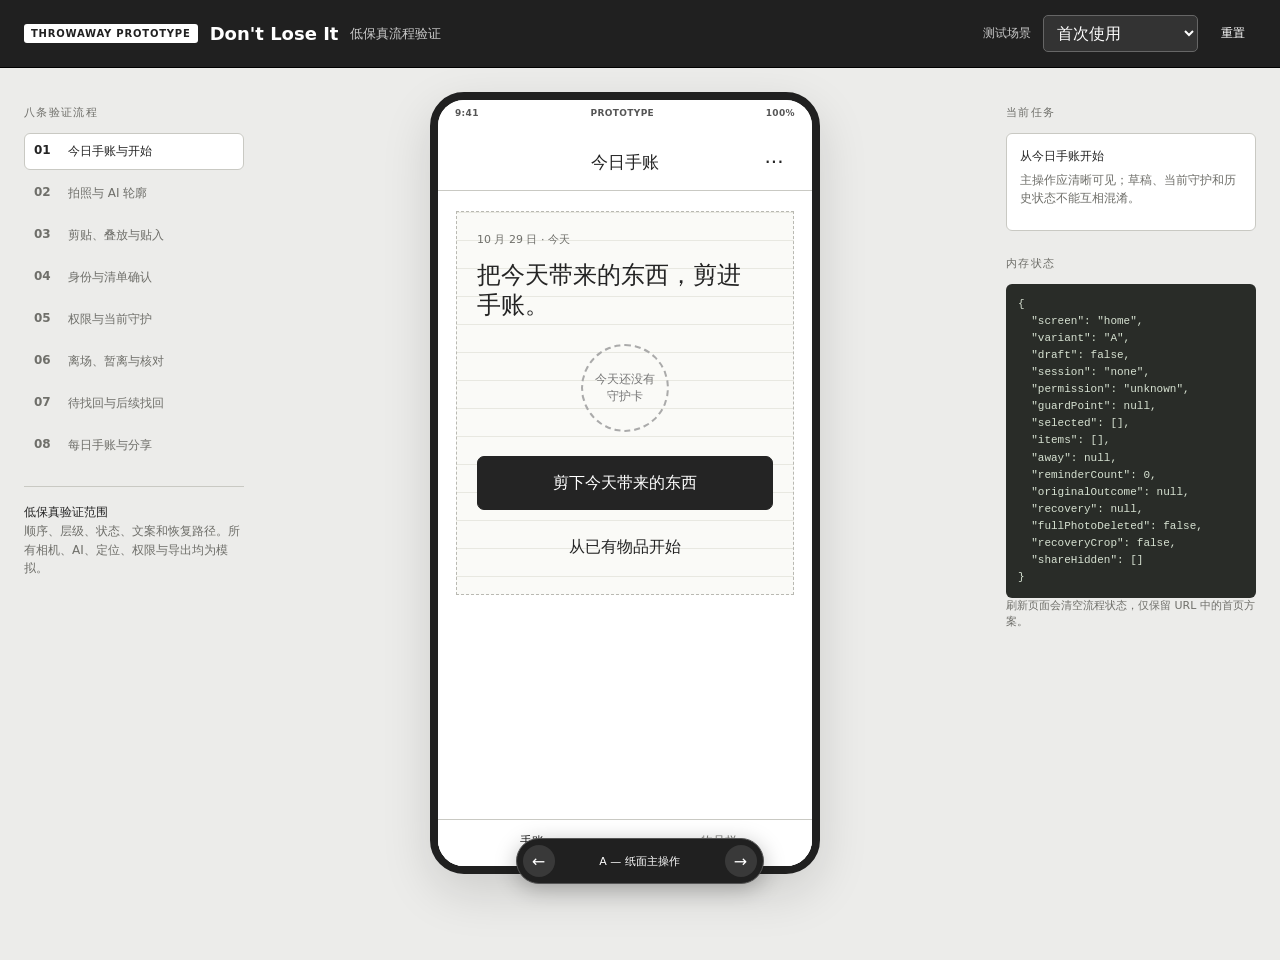
<file: docs/design/low-fidelity-prototype/index.html>
<!doctype html>
<html lang="zh-CN">
<head>
  <meta charset="utf-8">
  <meta name="viewport" content="width=device-width, initial-scale=1">
  <meta name="color-scheme" content="light">
  <title>Don't Lose It — 低保真流程原型</title>
  <link rel="stylesheet" href="styles.css">
</head>
<body>
  <!-- Three Today Journal hierarchy variants, switchable via ?variant=, on a standalone throwaway prototype route. -->
  <header class="prototype-header">
    <div>
      <span class="prototype-kicker">THROWAWAY PROTOTYPE</span>
      <strong>Don't Lose It</strong>
      <span>低保真流程验证</span>
    </div>
    <div class="prototype-actions">
      <label for="scenario">测试场景</label>
      <select id="scenario">
        <option value="fresh">首次使用</option>
        <option value="draft">有一份草稿</option>
        <option value="active">已有当前守护</option>
        <option value="history">历史与待找回</option>
      </select>
      <button class="button button-small button-quiet" data-action="reset">重置</button>
    </div>
  </header>

  <main class="prototype-shell">
    <aside class="flow-sidebar" aria-label="原型流程导航">
      <p class="sidebar-label">八条验证流程</p>
      <nav id="flow-nav"></nav>
      <div class="sidebar-note">
        <strong>低保真验证范围</strong>
        <p>顺序、层级、状态、文案和恢复路径。所有相机、AI、定位、权限与导出均为模拟。</p>
      </div>
    </aside>

    <section class="device-stage" aria-label="iPhone 可点击原型">
      <div class="device">
        <div class="device-status" aria-hidden="true">
          <span>9:41</span><span>PROTOTYPE</span><span>100%</span>
        </div>
        <div id="app" class="app-screen" aria-live="polite"></div>
      </div>
    </section>

    <aside class="state-sidebar">
      <p class="sidebar-label">当前任务</p>
      <div id="task-note" class="task-note"></div>
      <p class="sidebar-label">内存状态</p>
      <pre id="state-inspector"></pre>
      <p class="state-hint">刷新页面会清空流程状态，仅保留 URL 中的首页方案。</p>
    </aside>
  </main>

  <div id="toast" class="toast" role="status" hidden></div>

  <div class="variant-switcher" aria-label="首页方案切换">
    <button data-action="previous-variant" aria-label="上一个首页方案">←</button>
    <span id="variant-label"></span>
    <button data-action="next-variant" aria-label="下一个首页方案">→</button>
  </div>

  <script src="app.js"></script>
</body>
</html>
</file>
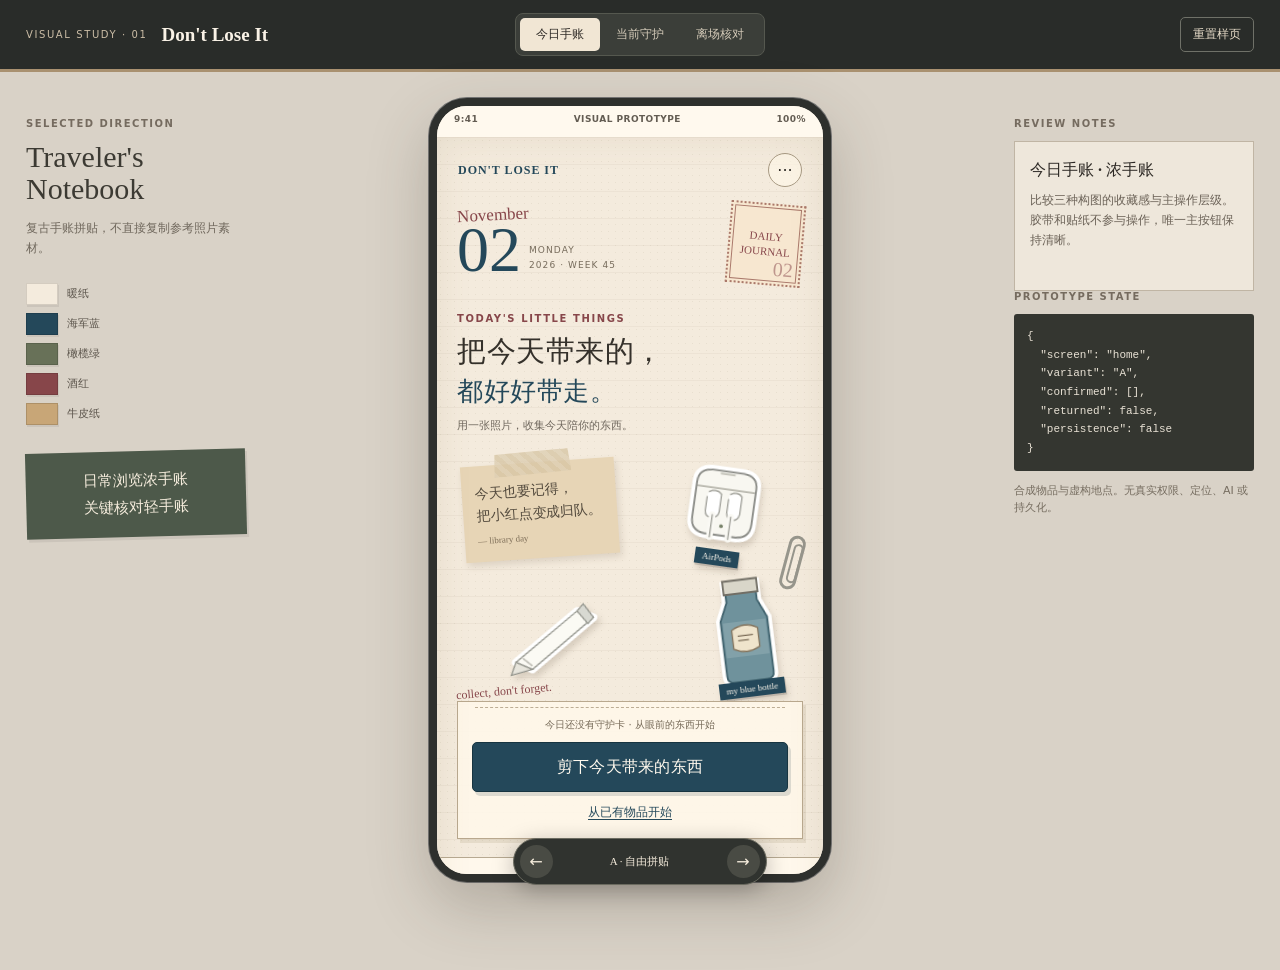
<file: docs/design/visual-direction-prototype/index.html>
<!doctype html>
<html lang="zh-CN">
<head>
  <meta charset="utf-8">
  <meta name="viewport" content="width=device-width, initial-scale=1">
  <meta name="color-scheme" content="light">
  <title>Don't Lose It — 复古手账视觉样页</title>
  <link rel="stylesheet" href="styles.css">
</head>
<body>
  <!-- Three Today Journal compositions in one vintage direction, switchable via ?variant=, on a throwaway visual-study route. -->
  <header class="lab-header">
    <div class="lab-brand"><span>VISUAL STUDY · 01</span><strong>Don't Lose It</strong></div>
    <nav class="sample-nav" aria-label="高保真样页">
      <button data-screen="home" class="active">今日手账</button>
      <button data-screen="guard">当前守护</button>
      <button data-screen="checklist">离场核对</button>
    </nav>
    <button class="lab-reset" data-action="reset">重置样页</button>
  </header>

  <main class="visual-workspace">
    <aside class="reference-panel">
      <p class="panel-kicker">SELECTED DIRECTION</p>
      <h2>Traveler's<br>Notebook</h2>
      <p>复古手账拼贴，不直接复制参考照片素材。</p>
      <div class="swatches" aria-label="视觉色板">
        <span style="--swatch:#f4ebdd">暖纸</span>
        <span style="--swatch:#24485a">海军蓝</span>
        <span style="--swatch:#687158">橄榄绿</span>
        <span style="--swatch:#87464a">酒红</span>
        <span style="--swatch:#c8a677">牛皮纸</span>
      </div>
      <div class="reference-rule">日常浏览浓手账<br>关键核对轻手账</div>
    </aside>

    <section class="phone-stage" aria-label="手机高保真视觉样页">
      <div class="phone">
        <div class="phone-status" aria-hidden="true"><span>9:41</span><span>VISUAL PROTOTYPE</span><span>100%</span></div>
        <div id="app" class="app"></div>
      </div>
    </section>

    <aside class="review-panel">
      <p class="panel-kicker">REVIEW NOTES</p>
      <div id="review-copy"></div>
      <p class="panel-kicker">PROTOTYPE STATE</p>
      <pre id="state-readout"></pre>
      <p class="small-note">合成物品与虚构地点。无真实权限、定位、AI 或持久化。</p>
    </aside>
  </main>

  <div class="variant-switcher" aria-label="首页构图切换">
    <button data-action="previous-variant" aria-label="上一个首页构图">←</button>
    <span id="variant-label"></span>
    <button data-action="next-variant" aria-label="下一个首页构图">→</button>
  </div>

  <script src="app.js"></script>
</body>
</html>
</file>
<file: docs/design/low-fidelity-prototype/styles.css>
:root {
  font-family: Inter, "PingFang SC", "Microsoft YaHei", system-ui, sans-serif;
  color: #242424;
  background: #ececea;
  font-synthesis: none;
  --ink: #242424;
  --muted: #6f6f6a;
  --line: #c9c9c3;
  --paper: #fff;
  --soft: #f5f5f1;
  --accent: #2457d6;
  --accent-soft: #e9efff;
  --warning: #8b4a12;
  --warning-soft: #fff3df;
  --danger: #a43b3b;
}

* { box-sizing: border-box; }
body { margin: 0; min-width: 320px; }
button, input, select { font: inherit; }
button { cursor: pointer; }
button:disabled { cursor: not-allowed; opacity: .42; }
button:focus-visible, input:focus-visible, select:focus-visible {
  outline: 3px solid #8aa8ff;
  outline-offset: 2px;
}

.prototype-header {
  min-height: 68px;
  padding: 12px 24px;
  display: flex;
  align-items: center;
  justify-content: space-between;
  gap: 16px;
  color: #fff;
  background: #202020;
  border-bottom: 1px solid #000;
}
.prototype-header > div { display: flex; align-items: center; gap: 12px; }
.prototype-header strong { font-size: 18px; }
.prototype-header span { font-size: 13px; color: #c9c9c9; }
.prototype-kicker {
  padding: 4px 7px;
  color: #202020 !important;
  background: #fff;
  border-radius: 3px;
  font-size: 10px !important;
  font-weight: 800;
  letter-spacing: .08em;
}
.prototype-actions label { font-size: 12px; color: #c9c9c9; }
.prototype-actions select {
  padding: 7px 28px 7px 9px;
  color: #fff;
  background: #333;
  border: 1px solid #666;
  border-radius: 5px;
}

.prototype-shell {
  display: grid;
  grid-template-columns: 220px minmax(390px, 1fr) 250px;
  gap: 24px;
  max-width: 1280px;
  min-height: calc(100vh - 68px);
  margin: 0 auto;
  padding: 24px 24px 86px;
}
.flow-sidebar, .state-sidebar { padding-top: 12px; }
.sidebar-label {
  margin: 0 0 12px;
  color: var(--muted);
  font-size: 11px;
  font-weight: 800;
  letter-spacing: .12em;
  text-transform: uppercase;
}
#flow-nav { display: grid; gap: 5px; }
.flow-link {
  display: grid;
  grid-template-columns: 26px 1fr;
  gap: 8px;
  width: 100%;
  padding: 9px;
  text-align: left;
  color: var(--muted);
  background: transparent;
  border: 1px solid transparent;
  border-radius: 6px;
  font-size: 12px;
}
.flow-link span:first-child { font-weight: 800; }
.flow-link.active { color: var(--ink); background: #fff; border-color: var(--line); }
.sidebar-note {
  margin-top: 22px;
  padding-top: 16px;
  border-top: 1px solid var(--line);
  font-size: 12px;
  line-height: 1.6;
}
.sidebar-note p { color: var(--muted); }
.task-note {
  min-height: 98px;
  margin-bottom: 24px;
  padding: 13px;
  background: #fff;
  border: 1px solid var(--line);
  border-radius: 6px;
  font-size: 12px;
  line-height: 1.55;
}
.task-note strong { display: block; margin-bottom: 5px; }
.task-note p { margin: 0; color: var(--muted); }
#state-inspector {
  max-height: 430px;
  overflow: auto;
  margin: 0;
  padding: 12px;
  white-space: pre-wrap;
  word-break: break-word;
  color: #d7e2d2;
  background: #292c28;
  border-radius: 6px;
  font: 11px/1.55 ui-monospace, SFMono-Regular, Consolas, monospace;
}
.state-hint { color: var(--muted); font-size: 11px; line-height: 1.5; }

.device-stage { display: flex; justify-content: center; align-items: flex-start; }
.device {
  width: 390px;
  height: min(812px, calc(100vh - 118px));
  min-height: 650px;
  overflow: hidden;
  background: var(--paper);
  border: 8px solid #202020;
  border-radius: 34px;
  box-shadow: 0 18px 50px #0002;
}
.device-status {
  height: 30px;
  padding: 8px 17px 0;
  display: flex;
  justify-content: space-between;
  color: #555;
  background: var(--paper);
  font-size: 9px;
  font-weight: 700;
  letter-spacing: .04em;
}
.app-screen { height: calc(100% - 30px); overflow-y: auto; background: var(--paper); }
.screen { min-height: 100%; display: flex; flex-direction: column; }
.screen-header {
  padding: 16px 18px 12px;
  display: grid;
  grid-template-columns: 36px 1fr 36px;
  align-items: center;
  gap: 8px;
  border-bottom: 1px solid var(--line);
}
.screen-header h1 { margin: 0; text-align: center; font-size: 17px; }
.screen-header .header-action { justify-self: end; }
.header-spacer { width: 32px; }
.icon-button {
  width: 32px;
  height: 32px;
  padding: 0;
  color: var(--ink);
  background: transparent;
  border: 0;
  border-radius: 50%;
  font-size: 20px;
}
.screen-body { flex: 1; padding: 20px 18px; }
.screen-body.flush { padding: 0; }
.screen-footer {
  position: sticky;
  bottom: 0;
  padding: 12px 18px 18px;
  display: grid;
  gap: 8px;
  background: #fff;
  border-top: 1px solid var(--line);
}
.screen-footer .button-row { margin: 0; }

h2, h3, p { margin-top: 0; }
h2 { margin-bottom: 8px; font-size: 24px; line-height: 1.25; }
h3 { margin-bottom: 8px; font-size: 15px; }
p { line-height: 1.55; }
.muted { color: var(--muted); }
.small { font-size: 12px; }
.caption { color: var(--muted); font-size: 11px; line-height: 1.5; }
.section-title { margin: 24px 0 10px; font-size: 13px; }
.stack { display: grid; gap: 12px; }
.button-row { display: flex; gap: 8px; margin-top: 14px; }
.button-row > * { flex: 1; }
.button {
  min-height: 46px;
  padding: 11px 14px;
  color: #fff;
  background: var(--ink);
  border: 1px solid var(--ink);
  border-radius: 7px;
  font-weight: 700;
  line-height: 1.35;
}
.button-secondary { color: var(--ink); background: #fff; border-color: #8b8b86; }
.button-quiet { color: var(--ink); background: transparent; border-color: transparent; }
.button-danger { color: var(--danger); background: #fff; border-color: var(--danger); }
.button-small { min-height: 34px; padding: 6px 10px; font-size: 12px; }
.text-button {
  padding: 5px 0;
  color: var(--accent);
  background: transparent;
  border: 0;
  font-size: 13px;
  font-weight: 700;
}
.full-width { width: 100%; }
.prototype-header .button-quiet { color: #fff; }

.bottom-tabs {
  position: sticky;
  bottom: 0;
  display: grid;
  grid-template-columns: 1fr 1fr;
  background: #fff;
  border-top: 1px solid var(--line);
}
.bottom-tabs button {
  padding: 13px 8px 16px;
  color: var(--muted);
  background: transparent;
  border: 0;
  font-size: 12px;
}
.bottom-tabs button.active { color: var(--ink); font-weight: 800; }

.journal-paper {
  position: relative;
  min-height: 360px;
  padding: 20px;
  background-color: #fafaf7;
  background-image: linear-gradient(#e8e8e1 1px, transparent 1px);
  background-size: 100% 28px;
  border: 1px dashed #b9b9b2;
}
.journal-paper h2 { max-width: 280px; }
.empty-mark {
  width: 88px;
  height: 88px;
  margin: 24px auto;
  display: grid;
  place-items: center;
  color: #777;
  border: 2px dashed #aaa;
  border-radius: 50%;
  font-size: 12px;
  text-align: center;
}
.home-actions { display: grid; gap: 10px; margin-top: 18px; }
.home-actions .button { min-height: 54px; }
.draft-banner, .notice {
  padding: 12px;
  background: var(--soft);
  border: 1px solid var(--line);
  border-radius: 6px;
  font-size: 12px;
  line-height: 1.5;
}
.draft-banner { margin-bottom: 14px; border-style: dashed; }
.draft-banner strong { display: block; margin-bottom: 4px; }
.notice.warning { color: var(--warning); background: var(--warning-soft); border-color: #dec69e; }
.notice.privacy { color: #444; background: #f4f6f8; }
.notice > strong { display: block; margin-bottom: 4px; }
.inline-actions { display: flex; gap: 12px; margin-top: 8px; }

.home-variant-b .journal-paper { min-height: 250px; }
.home-variant-b .home-actions { margin-top: 12px; }
.home-variant-b .button { position: sticky; bottom: 60px; }
.recent-strip { display: flex; gap: 8px; overflow: hidden; margin: 14px 0; }
.recent-chip {
  min-width: 92px;
  padding: 10px;
  background: #fff;
  border: 1px solid var(--line);
  border-radius: 5px;
  font-size: 11px;
  text-align: center;
}
.step-list { margin: 18px 0; padding: 0; list-style: none; counter-reset: steps; }
.step-list li { display: flex; gap: 12px; margin: 14px 0; color: var(--muted); font-size: 13px; }
.step-list li::before {
  counter-increment: steps;
  content: counter(steps);
  width: 24px;
  height: 24px;
  flex: 0 0 24px;
  display: grid;
  place-items: center;
  color: var(--ink);
  border: 1px solid var(--ink);
  border-radius: 50%;
  font-weight: 800;
}

.camera-view {
  position: relative;
  height: 440px;
  overflow: hidden;
  background: #deded9;
}
.table-grid {
  position: absolute;
  inset: 0;
  background-image: linear-gradient(30deg, #00000005 12%, transparent 12.5%, transparent 87%, #00000005 87.5%);
  background-size: 36px 62px;
}
.camera-guide {
  position: absolute;
  inset: 22px;
  border: 1px dashed #777;
  border-radius: 12px;
  pointer-events: none;
}
.camera-guide::after {
  content: "让所有物品完整入镜";
  position: absolute;
  bottom: 10px;
  left: 50%;
  transform: translateX(-50%);
  width: max-content;
  padding: 5px 8px;
  color: #fff;
  background: #000a;
  border-radius: 4px;
  font-size: 11px;
}
.table-item { position: absolute; width: 88px; text-align: center; }
.table-item .item-art { margin: auto; }
.table-item span { display: block; margin-top: 4px; font-size: 10px; }
.table-item.item-airpods { top: 90px; left: 48px; }
.table-item.item-pencil { top: 76px; right: 48px; }
.table-item.item-bottle { bottom: 98px; left: 58px; }
.table-item.item-notebook { right: 42px; bottom: 92px; }
.table-item.selectable { padding: 7px; background: transparent; border: 1px dashed transparent; border-radius: 9px; }
.table-item.selectable.selected { background: #ffffffa8; border-color: var(--accent); }
.table-item.selectable.selected::after {
  content: "已剪下";
  position: absolute;
  top: -10px;
  right: -8px;
  padding: 3px 5px;
  color: #fff;
  background: var(--accent);
  border-radius: 3px;
  font-size: 9px;
}
.item-art { width: 68px; height: 68px; display: grid; place-items: center; }
.item-art svg { width: 100%; height: 100%; overflow: visible; }
.sticker .item-art { filter: drop-shadow(0 0 2px #fff) drop-shadow(0 0 2px #fff) drop-shadow(0 2px 2px #0002); }
.sticker-stack { display: flex; align-items: center; min-height: 92px; padding: 10px 18px; }
.sticker-stack .sticker { width: 64px; margin-right: -15px; transform: rotate(-4deg); }
.sticker-stack .sticker:nth-child(even) { transform: rotate(5deg); }
.name-label {
  display: inline-grid;
  place-items: center;
  min-width: 62px;
  min-height: 42px;
  padding: 8px;
  background: #fffef3;
  border: 1px solid #a7a497;
  box-shadow: 1px 2px 0 #0001;
  font-family: "Comic Sans MS", "KaiTi", cursive;
  font-size: 11px;
  transform: rotate(-2deg);
}
.shutter {
  width: 62px;
  height: 62px;
  margin: 12px auto;
  background: #fff;
  border: 4px solid #333;
  border-radius: 50%;
  box-shadow: inset 0 0 0 3px #fff, inset 0 0 0 5px #333;
}
.processing-panel { flex: 1; display: grid; place-content: center; padding: 32px; text-align: center; }
.processing-outline {
  width: 140px;
  height: 140px;
  margin: 0 auto 24px;
  border: 2px dashed #777;
  border-radius: 48% 52% 43% 57%;
  animation: scan 1.2s linear infinite;
}
@keyframes scan { to { transform: rotate(360deg); } }

.selection-summary {
  display: flex;
  align-items: center;
  justify-content: space-between;
  gap: 8px;
  padding: 12px 18px;
  border-top: 1px solid var(--line);
  border-bottom: 1px solid var(--line);
  font-size: 12px;
}
.selection-summary strong { font-size: 15px; }

.card {
  padding: 14px;
  background: #fff;
  border: 1px solid var(--line);
  border-radius: 7px;
}
.item-row {
  display: grid;
  grid-template-columns: 58px 1fr auto;
  align-items: center;
  gap: 10px;
  padding: 12px 0;
  border-bottom: 1px solid #e4e4df;
}
.item-row:last-child { border-bottom: 0; }
.item-row .item-art { width: 52px; height: 52px; }
.item-row strong { display: block; font-size: 13px; }
.item-row small { color: var(--muted); font-size: 10px; }
.item-row input[type="text"] { width: 100%; min-width: 0; }
.text-input {
  min-height: 40px;
  padding: 8px 10px;
  color: var(--ink);
  background: #fff;
  border: 1px solid #999;
  border-radius: 5px;
}
input[type="checkbox"], input[type="radio"] { width: 18px; height: 18px; accent-color: var(--accent); }
.check-line { display: flex; align-items: center; gap: 8px; font-size: 12px; }
.switch-label { display: flex; align-items: center; gap: 5px; white-space: nowrap; font-size: 11px; }
.candidate-list { display: grid; gap: 8px; margin-top: 10px; }
.candidate {
  display: flex;
  align-items: center;
  gap: 8px;
  padding: 10px;
  text-align: left;
  background: #fff;
  border: 1px solid var(--line);
  border-radius: 5px;
  font-size: 12px;
}
.candidate.selected { border: 2px solid var(--accent); background: var(--accent-soft); }

.permission-graphic {
  width: 110px;
  height: 110px;
  margin: 8px auto 24px;
  display: grid;
  place-items: center;
  border: 2px solid #777;
  border-radius: 50%;
  font-size: 13px;
  text-align: center;
}
.system-sheet {
  margin: auto 14px;
  padding: 20px 16px 14px;
  text-align: center;
  background: #f7f7f7;
  border: 1px solid #aaa;
  border-radius: 14px;
  box-shadow: 0 12px 36px #0002;
}
.system-sheet h2 { font-size: 19px; }
.system-sheet .button-row { border-top: 1px solid var(--line); }
.system-sheet .button { color: var(--accent); background: transparent; border: 0; font-weight: 500; }

.guard-hero { padding: 24px 0; text-align: center; }
.guard-status {
  width: 112px;
  height: 112px;
  margin: 0 auto 16px;
  display: grid;
  place-items: center;
  color: var(--accent);
  background: var(--accent-soft);
  border: 2px solid var(--accent);
  border-radius: 50%;
  font-size: 15px;
  font-weight: 800;
}
.guard-status.paused { color: var(--warning); background: var(--warning-soft); border-color: var(--warning); }
.guard-meta { display: grid; grid-template-columns: 1fr 1fr; gap: 8px; margin: 16px 0; }
.guard-meta > div { padding: 12px; background: var(--soft); border-radius: 5px; }
.guard-meta strong { display: block; margin-top: 4px; font-size: 13px; }
.prototype-control {
  margin-top: 16px;
  padding: 10px;
  border: 1px dashed #999;
  border-radius: 5px;
}
.prototype-control .caption { display: block; margin-bottom: 7px; }

.notification {
  margin: 20px 0;
  padding: 15px;
  background: #f4f4f4;
  border: 1px solid #b7b7b7;
  border-radius: 16px;
  box-shadow: 0 5px 16px #0001;
}
.notification-head { display: flex; justify-content: space-between; color: var(--muted); font-size: 10px; }
.notification h3 { margin: 12px 0 6px; font-size: 16px; }
.notification-items { display: flex; gap: 4px; margin: 10px 0; }
.notification-items .item-art { width: 46px; height: 46px; }
.duration-options { display: grid; grid-template-columns: repeat(3, 1fr); gap: 8px; margin: 20px 0; }
.duration-options button { min-height: 72px; }
.duration-options strong { display: block; font-size: 20px; }

.check-row {
  display: grid;
  grid-template-columns: 48px 1fr;
  gap: 10px;
  padding: 14px 0;
  border-bottom: 1px solid var(--line);
}
.check-row .item-art { width: 46px; height: 46px; }
.check-row-head { display: flex; align-items: center; justify-content: space-between; gap: 8px; }
.check-row-head strong { font-size: 13px; }
.important-badge, .status-badge {
  display: inline-block;
  padding: 2px 5px;
  color: #fff;
  background: #555;
  border-radius: 3px;
  font-size: 9px;
  font-weight: 700;
}
.status-badge { color: var(--ink); background: #e5e5df; }
.status-badge.missing { color: var(--danger); background: #f9e8e8; }
.check-actions { display: flex; gap: 6px; margin-top: 9px; }
.check-actions .button { flex: 1; }
.confirmed-label { color: #37673c; font-size: 12px; font-weight: 800; }

.stamp {
  width: 140px;
  height: 140px;
  margin: 18px auto 26px;
  display: grid;
  place-items: center;
  color: var(--accent);
  border: 5px double var(--accent);
  border-radius: 50%;
  font-size: 22px;
  font-weight: 900;
  text-align: center;
  transform: rotate(-8deg);
}
.stamp.recovery { color: #5c527d; border-color: #5c527d; }
.evidence-photo {
  position: relative;
  height: 250px;
  margin-bottom: 16px;
  background: #deded9;
  border: 1px solid var(--line);
}
.evidence-photo .table-item { transform: scale(1.2); }
.evidence-highlight {
  position: absolute;
  top: 70px;
  left: 45px;
  width: 105px;
  height: 105px;
  border: 3px solid var(--accent);
  border-radius: 50%;
}
.evidence-highlight span {
  position: absolute;
  top: -26px;
  left: 0;
  width: max-content;
  padding: 3px 6px;
  color: #fff;
  background: var(--accent);
  font-size: 10px;
}
.history-card { margin-bottom: 12px; padding: 14px; border: 1px solid var(--line); border-radius: 7px; }
.history-card-head { display: flex; align-items: flex-start; justify-content: space-between; gap: 10px; }
.history-card h3 { margin: 0; }
.history-stickers { display: flex; margin: 12px 0; }
.history-stickers .item-art { width: 48px; height: 48px; margin-right: -7px; }
.mini-stamp { padding: 6px; color: var(--accent); border: 2px solid var(--accent); border-radius: 50%; font-size: 9px; font-weight: 800; transform: rotate(-8deg); }

.share-card {
  width: 250px;
  min-height: 410px;
  margin: 0 auto 18px;
  padding: 22px 18px;
  background-color: #fafaf7;
  background-image: linear-gradient(#e8e8e1 1px, transparent 1px);
  background-size: 100% 26px;
  border: 1px solid #aaa;
  box-shadow: 3px 5px 0 #ddd;
}
.share-card h2 { font-size: 22px; }
.share-card .share-items { display: flex; flex-wrap: wrap; justify-content: center; gap: 6px; margin: 30px 0; }
.share-item { width: 76px; padding: 5px; text-align: center; background: transparent; border: 1px dashed transparent; border-radius: 5px; }
.share-item.hidden-item { opacity: .28; border-color: var(--danger); }
.share-item .item-art { width: 54px; height: 54px; margin: auto; }
.share-item span { display: block; font-size: 9px; }
.share-item .name-label { min-width: 52px; min-height: 36px; }
.share-privacy { padding-top: 14px; border-top: 1px solid #bbb; font-size: 10px; color: var(--muted); }

.toast {
  position: fixed;
  top: 82px;
  left: 50%;
  z-index: 20;
  transform: translateX(-50%);
  max-width: min(420px, calc(100vw - 32px));
  padding: 11px 16px;
  color: #fff;
  background: #202020;
  border-radius: 6px;
  box-shadow: 0 5px 20px #0003;
  font-size: 12px;
}
.variant-switcher {
  position: fixed;
  bottom: 16px;
  left: 50%;
  z-index: 15;
  transform: translateX(-50%);
  display: flex;
  align-items: center;
  gap: 10px;
  padding: 6px;
  color: #fff;
  background: #202020;
  border: 1px solid #555;
  border-radius: 999px;
  box-shadow: 0 5px 22px #0004;
}
.variant-switcher button {
  width: 32px;
  height: 32px;
  color: #fff;
  background: #393939;
  border: 0;
  border-radius: 50%;
}
.variant-switcher span { min-width: 150px; text-align: center; font-size: 11px; }

@media (max-width: 1050px) {
  .prototype-shell { grid-template-columns: 180px minmax(390px, 1fr); }
  .state-sidebar { display: none; }
}
@media (max-width: 720px) {
  .prototype-header { padding: 10px 14px; }
  .prototype-header > div:first-child span:not(.prototype-kicker), .prototype-actions label { display: none; }
  .prototype-header strong { font-size: 14px; }
  .prototype-kicker { font-size: 8px !important; }
  .prototype-shell { display: block; min-height: auto; padding: 0 0 74px; }
  .flow-sidebar { display: none; }
  .device-stage { display: block; }
  .device { width: 100%; height: calc(100vh - 62px); min-height: 620px; border: 0; border-radius: 0; box-shadow: none; }
  .variant-switcher { bottom: 10px; }
}
@media (prefers-reduced-motion: reduce) {
  *, *::before, *::after { animation: none !important; transition: none !important; scroll-behavior: auto !important; }
}
</file>
<file: docs/design/visual-direction-prototype/styles.css>
:root {
  font-family: Inter, "PingFang SC", "Microsoft YaHei", system-ui, sans-serif;
  color: #2d2925;
  background: #d9d2c7;
  font-synthesis: none;
  --paper: #f4ebdd;
  --paper-light: #fff9ee;
  --ink: #2d2925;
  --muted: #6f675d;
  --navy: #24485a;
  --olive: #687158;
  --wine: #87464a;
  --kraft: #c8a677;
  --tape: #d8c6a5;
  --hand: "Segoe Print", "Bradley Hand", "KaiTi", cursive;
  --serif: Georgia, "Songti SC", "SimSun", serif;
}

* { box-sizing: border-box; }
body { margin: 0; min-width: 320px; }
button { font: inherit; cursor: pointer; }
button:disabled { cursor: not-allowed; }
button:focus-visible { outline: 3px solid #b25d45; outline-offset: 3px; }

.lab-header {
  min-height: 72px;
  padding: 12px 26px;
  display: grid;
  grid-template-columns: 1fr auto 1fr;
  align-items: center;
  gap: 20px;
  color: #f9f2e6;
  background: #292c29;
  border-bottom: 3px solid #a99170;
}
.lab-brand { display: flex; align-items: center; gap: 14px; }
.lab-brand span { color: #cbbda6; font-size: 10px; letter-spacing: .16em; }
.lab-brand strong { font-family: var(--serif); font-size: 19px; }
.sample-nav { display: flex; padding: 4px; background: #3b3e39; border: 1px solid #55584f; border-radius: 8px; }
.sample-nav button {
  padding: 8px 16px;
  color: #d5cbb9;
  background: transparent;
  border: 0;
  border-radius: 5px;
  font-size: 12px;
}
.sample-nav button.active { color: #2d2925; background: #f1e6d4; font-weight: 700; }
.lab-reset { justify-self: end; padding: 8px 12px; color: #e6dbc8; background: transparent; border: 1px solid #6f7168; border-radius: 5px; font-size: 12px; }

.visual-workspace {
  display: grid;
  grid-template-columns: 220px minmax(420px, 1fr) 240px;
  gap: 26px;
  max-width: 1280px;
  min-height: calc(100vh - 72px);
  margin: auto;
  padding: 26px 26px 88px;
}
.reference-panel, .review-panel { padding-top: 20px; }
.panel-kicker { margin: 0 0 12px; color: #756b5f; font-size: 10px; font-weight: 800; letter-spacing: .15em; }
.reference-panel h2 { margin: 0 0 14px; font: 30px/1.05 var(--serif); color: #3c3a33; }
.reference-panel > p:not(.panel-kicker) { color: #70685d; font-size: 12px; line-height: 1.7; }
.swatches { display: grid; gap: 8px; margin: 24px 0; }
.swatches span { display: flex; align-items: center; gap: 9px; color: #5d564d; font-size: 11px; }
.swatches span::before { content: ""; width: 30px; height: 20px; background: var(--swatch); border: 1px solid #0002; box-shadow: 1px 2px 0 #0001; }
.reference-rule { margin-top: 26px; padding: 16px 12px; color: #f6eddd; background: #4d594a; font: 15px/1.8 var(--hand); text-align: center; transform: rotate(-1.5deg); box-shadow: 2px 3px 0 #0001; }
.review-panel #review-copy { min-height: 150px; padding: 15px; background: #eee7db; border: 1px solid #c0b5a4; font-size: 12px; line-height: 1.65; }
.review-panel #review-copy strong { display: block; margin-bottom: 8px; font-family: var(--serif); font-size: 16px; }
.review-panel #review-copy p { margin: 0; color: #6b6257; }
#state-readout { padding: 13px; white-space: pre-wrap; color: #e9e2d5; background: #343630; border-radius: 3px; font: 11px/1.7 ui-monospace, Consolas, monospace; }
.small-note { color: #766d60; font-size: 11px; line-height: 1.6; }

.phone-stage { display: flex; justify-content: center; align-items: flex-start; }
.phone {
  width: 402px;
  height: min(824px, calc(100vh - 116px));
  min-height: 680px;
  overflow: hidden;
  background: var(--paper);
  border: 8px solid #2e302d;
  border-radius: 38px;
  box-shadow: 0 24px 60px #3f362b40, 0 0 0 1px #777;
}
.phone-status { height: 31px; padding: 8px 17px 0; display: flex; justify-content: space-between; color: #635c52; background: var(--paper-light); font-size: 9px; font-weight: 700; letter-spacing: .05em; }
.app { height: calc(100% - 31px); overflow-y: auto; background: var(--paper); }
.screen { position: relative; min-height: 100%; display: flex; flex-direction: column; overflow: hidden; background-color: var(--paper); background-image: linear-gradient(#8b7f6912 1px, transparent 1px), radial-gradient(#9c8b7020 .7px, transparent .8px); background-size: 100% 27px, 7px 7px; }
.screen::after { content: ""; position: absolute; inset: 0; z-index: 20; pointer-events: none; box-shadow: inset 0 0 35px #806c4820; }

.app-header { position: relative; z-index: 3; padding: 16px 21px 8px; display: flex; align-items: center; justify-content: space-between; }
.app-brand { color: var(--navy); font: 700 12px var(--serif); letter-spacing: .08em; }
.app-header button { width: 34px; height: 34px; color: var(--ink); background: #fff7e8a8; border: 1px solid #a89a83; border-radius: 50%; }
.app-title { font: 700 18px var(--serif); }

.tape { position: absolute; z-index: 4; width: 88px; height: 25px; background-color: #d8c6a5c9; background-image: repeating-linear-gradient(45deg, #fff2 0 5px, transparent 5px 10px); box-shadow: 0 1px 2px #0001; clip-path: polygon(3% 8%, 97% 0, 100% 89%, 1% 100%); }
.tape-navy { background-color: #6d8c96b5; background-image: repeating-linear-gradient(90deg, #fff2 0 2px, transparent 2px 7px); }
.tape-wine { background-color: #a76a68a6; }
.hand { font-family: var(--hand); }
.serif { font-family: var(--serif); }
.eyebrow { color: var(--wine); font-size: 10px; font-weight: 800; letter-spacing: .16em; text-transform: uppercase; }
.primary-button, .secondary-button {
  min-height: 50px;
  padding: 13px 17px;
  border-radius: 5px;
  font-weight: 750;
  letter-spacing: .02em;
}
.primary-button { color: #fff9ee; background: var(--navy); border: 1px solid #173440; box-shadow: 3px 4px 0 #17344025; }
.primary-button:active { transform: translate(1px, 1px); box-shadow: 1px 2px 0 #17344025; }
.primary-button:disabled { color: #e5ddd0; background: #8a887d; border-color: #77766d; box-shadow: none; }
.secondary-button { color: var(--navy); background: #fff9eee0; border: 1px solid #8d9b9c; }
.text-button { padding: 7px; color: var(--navy); background: transparent; border: 0; font-size: 12px; text-decoration: underline; text-underline-offset: 3px; }
.bottom-tabs { position: sticky; bottom: 0; z-index: 10; display: grid; grid-template-columns: 1fr 1fr; margin-top: auto; background: #fff8ec; border-top: 1px solid #b7a991; }
.bottom-tabs button { padding: 13px 8px 15px; color: #82786a; background: transparent; border: 0; font-size: 11px; }
.bottom-tabs button.active { color: var(--navy); font-weight: 800; }
.bottom-tabs span { display: block; margin-bottom: 3px; font: 15px var(--serif); }

.journal-page { flex: 1; position: relative; padding: 8px 20px 18px; }
.date-lockup { position: relative; z-index: 2; display: flex; align-items: flex-start; justify-content: space-between; }
.date-main { display: grid; grid-template-columns: auto auto; align-items: end; column-gap: 8px; }
.date-month { grid-column: 1 / 3; color: var(--wine); font: 17px var(--hand); transform: rotate(-3deg); }
.date-day { font: 64px/.85 var(--serif); color: var(--navy); }
.date-meta { padding-bottom: 4px; color: #766b5b; font-size: 9px; line-height: 1.7; letter-spacing: .12em; }
.postage { position: relative; width: 75px; height: 82px; display: grid; place-content: center; color: var(--wine); background: #f7e7d0; border: 2px dotted #aa796b; outline: 1px solid #aa796b; outline-offset: -5px; text-align: center; font: 11px/1.4 var(--serif); transform: rotate(5deg); }
.postage::after { content: "02"; position: absolute; right: 6px; bottom: 3px; font: 20px var(--serif); opacity: .5; }
.journal-title { position: relative; z-index: 2; margin: 22px 0 8px; }
.journal-title h1 { margin: 6px 0 8px; color: #35312b; font: 29px/1.35 var(--serif); letter-spacing: .02em; }
.journal-title em { color: var(--navy); font-family: var(--hand); font-size: 26px; font-style: normal; }
.journal-title p { margin: 0; color: var(--muted); font-size: 11px; }

.collage { position: relative; height: clamp(190px, 29vh, 260px); margin: 8px -5px 0; }
.collage-note { position: absolute; left: 11px; top: 21px; width: 154px; padding: 16px 13px; color: #534a3d; background: #e7d5b6; box-shadow: 2px 4px 7px #59442c26; font: 14px/1.65 var(--hand); transform: rotate(-4deg); }
.collage-note .tape { left: 33px; top: -12px; width: 78px; }
.collage-note small { display: block; margin-top: 8px; color: #7d6d57; font: 9px var(--hand); }
.item-sticker { position: absolute; z-index: 3; display: grid; place-items: center; filter: drop-shadow(2px 5px 3px #4e3c292c); }
.item-sticker svg { width: 100%; height: 100%; overflow: visible; }
.item-sticker .sticker-label { position: absolute; bottom: -5px; padding: 3px 7px; color: #fff9ee; background: var(--navy); font: 9px var(--hand); white-space: nowrap; box-shadow: 1px 2px 0 #0002; }
.sticker-airpods { right: 28px; top: 8px; width: 112px; height: 112px; transform: rotate(8deg); }
.sticker-bottle { right: 18px; bottom: 9px; width: 90px; height: 126px; transform: rotate(-7deg); }
.sticker-pencil { left: 41px; bottom: 17px; width: 123px; height: 80px; transform: rotate(-16deg); }
.paper-clip { position: absolute; right: 7px; top: 94px; width: 17px; height: 55px; border: 3px solid #797a72; border-radius: 9px; transform: rotate(15deg); opacity: .75; }
.paper-clip::after { content: ""; position: absolute; left: 3px; top: 5px; width: 6px; height: 36px; border: 2px solid #797a72; border-radius: 5px; }
.pencil-note { position: absolute; left: 4px; bottom: 2px; color: var(--wine); font: 12px var(--hand); transform: rotate(-5deg); }

.start-strip { position: relative; z-index: 5; padding: 14px 14px 10px; background: #fff8eae8; border: 1px solid #b9a88e; box-shadow: 3px 4px 0 #9a88682b; }
.start-strip::before { content: ""; position: absolute; left: 17px; right: 17px; top: 5px; border-top: 1px dashed #bdad94; }
.start-strip .caption { display: block; margin: 2px 0 10px; color: #756957; font-size: 10px; text-align: center; }
.start-strip .primary-button { width: 100%; }
.start-strip .text-button { display: block; margin: 5px auto 0; }

.editorial-page { padding-top: 13px; }
.editorial-mast { display: grid; grid-template-columns: 72px 1fr; gap: 15px; border-top: 2px solid var(--navy); border-bottom: 1px solid #9b8e79; padding: 14px 0 12px; }
.editorial-date { color: var(--navy); font: 45px/.9 var(--serif); border-right: 1px solid #a5967e; }
.editorial-date small { display: block; margin-top: 8px; font: 9px/1.6 sans-serif; letter-spacing: .1em; }
.editorial-mast h1 { margin: 0; font: 25px/1.3 var(--serif); }
.editorial-mast p { margin: 6px 0 0; color: var(--muted); font-size: 10px; }
.editorial-grid { display: grid; grid-template-columns: 1fr 1fr; gap: 10px; margin: 16px 0; }
.editorial-card { position: relative; height: clamp(100px, 16vh, 130px); display: grid; place-items: center; background: #f9f1e4; border: 1px solid #c0b197; }
.editorial-card:nth-child(2) { background: #e5d5b9; }
.editorial-card:nth-child(3) { background: #e3e5dc; }
.editorial-card svg { width: 86px; height: 86px; filter: drop-shadow(1px 3px 2px #0002); }
.editorial-card span { position: absolute; left: 7px; bottom: 6px; color: #625747; font: 10px var(--hand); }
.editorial-note { margin: 0 0 14px; color: var(--wine); font: 12px/1.6 var(--hand); text-align: right; }

.spread-page { padding: 10px 14px 18px; }
.spread { position: relative; display: grid; grid-template-columns: 1fr 1fr; min-height: clamp(370px, 55vh, 480px); background: #fff7e9; box-shadow: 2px 4px 10px #5f4b3030; }
.spread::after { content: ""; position: absolute; left: 50%; top: 0; bottom: 0; width: 12px; transform: translateX(-50%); background: linear-gradient(90deg, #6c594c18, #fff8e855, #6c594c18); }
.spread-left, .spread-right { position: relative; padding: 18px 13px; }
.spread-left { border-right: 1px solid #b9a990; }
.spread-right h1 { margin: 12px 0; font: 22px/1.35 var(--serif); }
.spread-right .hand { color: var(--wine); font-size: 12px; }
.spread-date { color: var(--navy); font: 42px var(--serif); }
.spread-left p { color: #746857; font-size: 10px; line-height: 1.7; }
.spread-left .mini-stamp { margin: 30px auto; }
.spread-stickers { position: relative; height: 245px; }
.spread-stickers .item-sticker svg { width: 85px; height: 85px; }
.spread-stickers .sticker-airpods { right: 0; }
.spread-stickers .sticker-bottle { right: 3px; bottom: 0; }
.spread-stickers .sticker-pencil { left: -7px; bottom: 28px; }
.spread-cta { margin-top: 14px; }
.spread-cta .primary-button, .spread-cta .text-button { width: 100%; }

.mini-stamp { width: 82px; height: 82px; display: grid; place-content: center; color: var(--wine); border: 3px double var(--wine); border-radius: 50%; text-align: center; font: 13px/1.3 var(--serif); transform: rotate(-10deg); opacity: .85; }

.guard-screen { background-color: #f2ecdf; }
.light-page { flex: 1; padding: 10px 21px 20px; }
.guard-heading { position: relative; padding: 15px 0 10px; border-bottom: 1px solid #a99b84; }
.guard-heading h1 { margin: 7px 0 4px; font: 31px var(--serif); color: var(--navy); }
.guard-heading p { margin: 0; color: var(--muted); font-size: 11px; }
.guard-heading .mini-stamp { position: absolute; right: 3px; top: 16px; width: 76px; height: 76px; color: var(--olive); border-color: var(--olive); font-family: var(--hand); }
.ticket { position: relative; margin: 20px 0 16px; padding: 17px 16px; display: grid; grid-template-columns: 1fr 1fr; gap: 12px; background: #fff8ea; border: 1px solid #aa9a7e; box-shadow: 2px 3px 0 #9a876529; }
.ticket::before, .ticket::after { content: ""; position: absolute; top: 50%; width: 14px; height: 14px; background: var(--paper); border: 1px solid #aa9a7e; border-radius: 50%; transform: translateY(-50%); }
.ticket::before { left: -8px; }
.ticket::after { right: -8px; }
.ticket .tape { left: 36%; top: -12px; }
.ticket span { display: block; margin-bottom: 5px; color: #807461; font-size: 9px; letter-spacing: .1em; }
.ticket strong { color: #3f3a32; font: 14px var(--serif); }
.guard-items { padding: 15px 14px 8px; background: #f9f2e5; border: 1px solid #c1b298; }
.guard-items-head { display: flex; justify-content: space-between; align-items: center; border-bottom: 1px dashed #b3a489; padding-bottom: 9px; }
.guard-items-head h2 { margin: 0; font: 17px var(--serif); }
.guard-items-head button { color: var(--navy); background: transparent; border: 0; font-size: 11px; }
.guard-item { display: grid; grid-template-columns: 54px 1fr auto; align-items: center; gap: 10px; padding: 9px 0; border-bottom: 1px solid #ded3c0; }
.guard-item:last-child { border-bottom: 0; }
.guard-item svg { width: 50px; height: 50px; filter: drop-shadow(1px 2px 1px #0002); }
.guard-item strong { display: block; font-size: 12px; }
.guard-item small { color: var(--muted); font-size: 9px; }
.important-label { padding: 3px 6px; color: var(--wine); border: 1px solid var(--wine); font: 9px var(--hand); transform: rotate(-2deg); }
.guard-actions { display: grid; gap: 9px; margin-top: 17px; }
.privacy-note { margin: 13px 0 0; color: #736a5c; font-size: 10px; line-height: 1.6; text-align: center; }

.checklist-screen { background-color: #f7f1e6; background-image: linear-gradient(#9e917514 1px, transparent 1px); background-size: 100% 29px; }
.check-heading { padding: 13px 0 12px; }
.check-heading h1 { margin: 5px 0 6px; color: var(--navy); font: 30px var(--serif); }
.check-heading p { margin: 0; color: var(--muted); font-size: 11px; }
.complete-banner { display: flex; align-items: center; justify-content: space-between; margin-bottom: 13px; padding: 11px 12px; color: #fff9ee; background: var(--navy); border-radius: 3px; }
.complete-banner strong { font: 16px var(--serif); }
.complete-banner span { font-size: 10px; }
.bulk-check { width: 100%; margin-bottom: 7px; }
.bulk-note { margin: 5px 0 12px; color: #73695b; font-size: 10px; text-align: center; }
.check-list { background: #fffaf0; border: 1px solid #b6a88f; box-shadow: 2px 3px 0 #8f7c5b1f; }
.check-item { display: grid; grid-template-columns: 53px 1fr auto; align-items: center; gap: 10px; min-height: 78px; padding: 10px 12px; border-bottom: 1px solid #d6c9b3; }
.check-item:last-child { border-bottom: 0; }
.check-item svg { width: 49px; height: 49px; }
.check-item strong { display: block; font-size: 13px; }
.check-item small { color: var(--muted); font-size: 9px; }
.check-toggle { width: 34px; height: 34px; display: grid; place-items: center; color: #fff; background: transparent; border: 2px solid #9a8c76; border-radius: 50%; font-size: 18px; }
.check-item.confirmed { background: #edf0e6; }
.check-item.confirmed .check-toggle { background: var(--olive); border-color: var(--olive); }
.check-item.confirmed strong { text-decoration: line-through; text-decoration-color: #8b927c; }
.check-item.important { border-left: 4px solid var(--wine); }
.check-item.important .check-toggle { border-radius: 5px; border-color: var(--wine); }
.check-item.important.confirmed .check-toggle { background: var(--wine); border-color: var(--wine); }
.check-actions { position: sticky; bottom: 0; z-index: 8; display: grid; gap: 8px; margin: 15px -2px 0; padding: 10px 2px 4px; background: #f7f1e6f2; }
.check-actions .primary-button { width: 100%; }
.check-actions .text-button { justify-self: center; }
.returned-overlay { position: absolute; inset: 0; z-index: 30; display: grid; place-content: center; padding: 30px; background: #f4ebddf5; text-align: center; }
.returned-stamp { width: 170px; height: 170px; margin: 0 auto 26px; display: grid; place-content: center; color: var(--wine); border: 7px double var(--wine); border-radius: 50%; font: 30px/1.25 var(--serif); transform: rotate(-8deg); animation: stamp-in .32s ease-out; }
.returned-overlay h2 { font: 23px var(--serif); }
.returned-overlay p { color: var(--muted); font-size: 12px; line-height: 1.7; }
.returned-overlay .primary-button { margin-top: 15px; }
@keyframes stamp-in { from { transform: rotate(-8deg) scale(1.35); opacity: 0; } to { transform: rotate(-8deg) scale(1); opacity: 1; } }

.variant-switcher { position: fixed; bottom: 15px; left: 50%; z-index: 50; transform: translateX(-50%); display: flex; align-items: center; gap: 10px; padding: 6px; color: #f6eddd; background: #30332f; border: 1px solid #6b6b60; border-radius: 99px; box-shadow: 0 5px 22px #0004; }
.variant-switcher button { width: 33px; height: 33px; color: #f6eddd; background: #494b44; border: 0; border-radius: 50%; }
.variant-switcher span { min-width: 154px; text-align: center; font: 11px var(--hand); }

@media (max-width: 1060px) {
  .visual-workspace { grid-template-columns: 190px minmax(420px, 1fr); }
  .review-panel { display: none; }
}
@media (max-width: 740px) {
  .lab-header { grid-template-columns: 1fr auto; padding: 10px 12px; gap: 8px; }
  .lab-brand span { display: none; }
  .lab-brand strong { font-size: 15px; }
  .sample-nav { grid-row: 2; grid-column: 1 / 3; width: 100%; }
  .sample-nav button { flex: 1; padding: 8px 6px; }
  .lab-reset { font-size: 10px; }
  .visual-workspace { display: block; min-height: auto; padding: 0 0 72px; }
  .reference-panel { display: none; }
  .phone { width: 100%; height: calc(100vh - 112px); min-height: 660px; border: 0; border-radius: 0; box-shadow: none; }
  .variant-switcher { bottom: 9px; }
}
@media (prefers-reduced-motion: reduce) {
  *, *::before, *::after { animation: none !important; transition: none !important; }
}
body.capture-mode { background: var(--paper); }
.capture-mode .lab-header, .capture-mode .reference-panel, .capture-mode .review-panel, .capture-mode .variant-switcher { display: none; }
.capture-mode .visual-workspace { display: block; min-height: 0; padding: 0; }
.capture-mode .phone-stage { display: block; }
.capture-mode .phone { width: 100%; height: 100vh; min-height: 0; border: 0; border-radius: 0; box-shadow: none; }
.capture-mode .app { scrollbar-width: none; }
.capture-mode .app::-webkit-scrollbar { display: none; }
</file>
